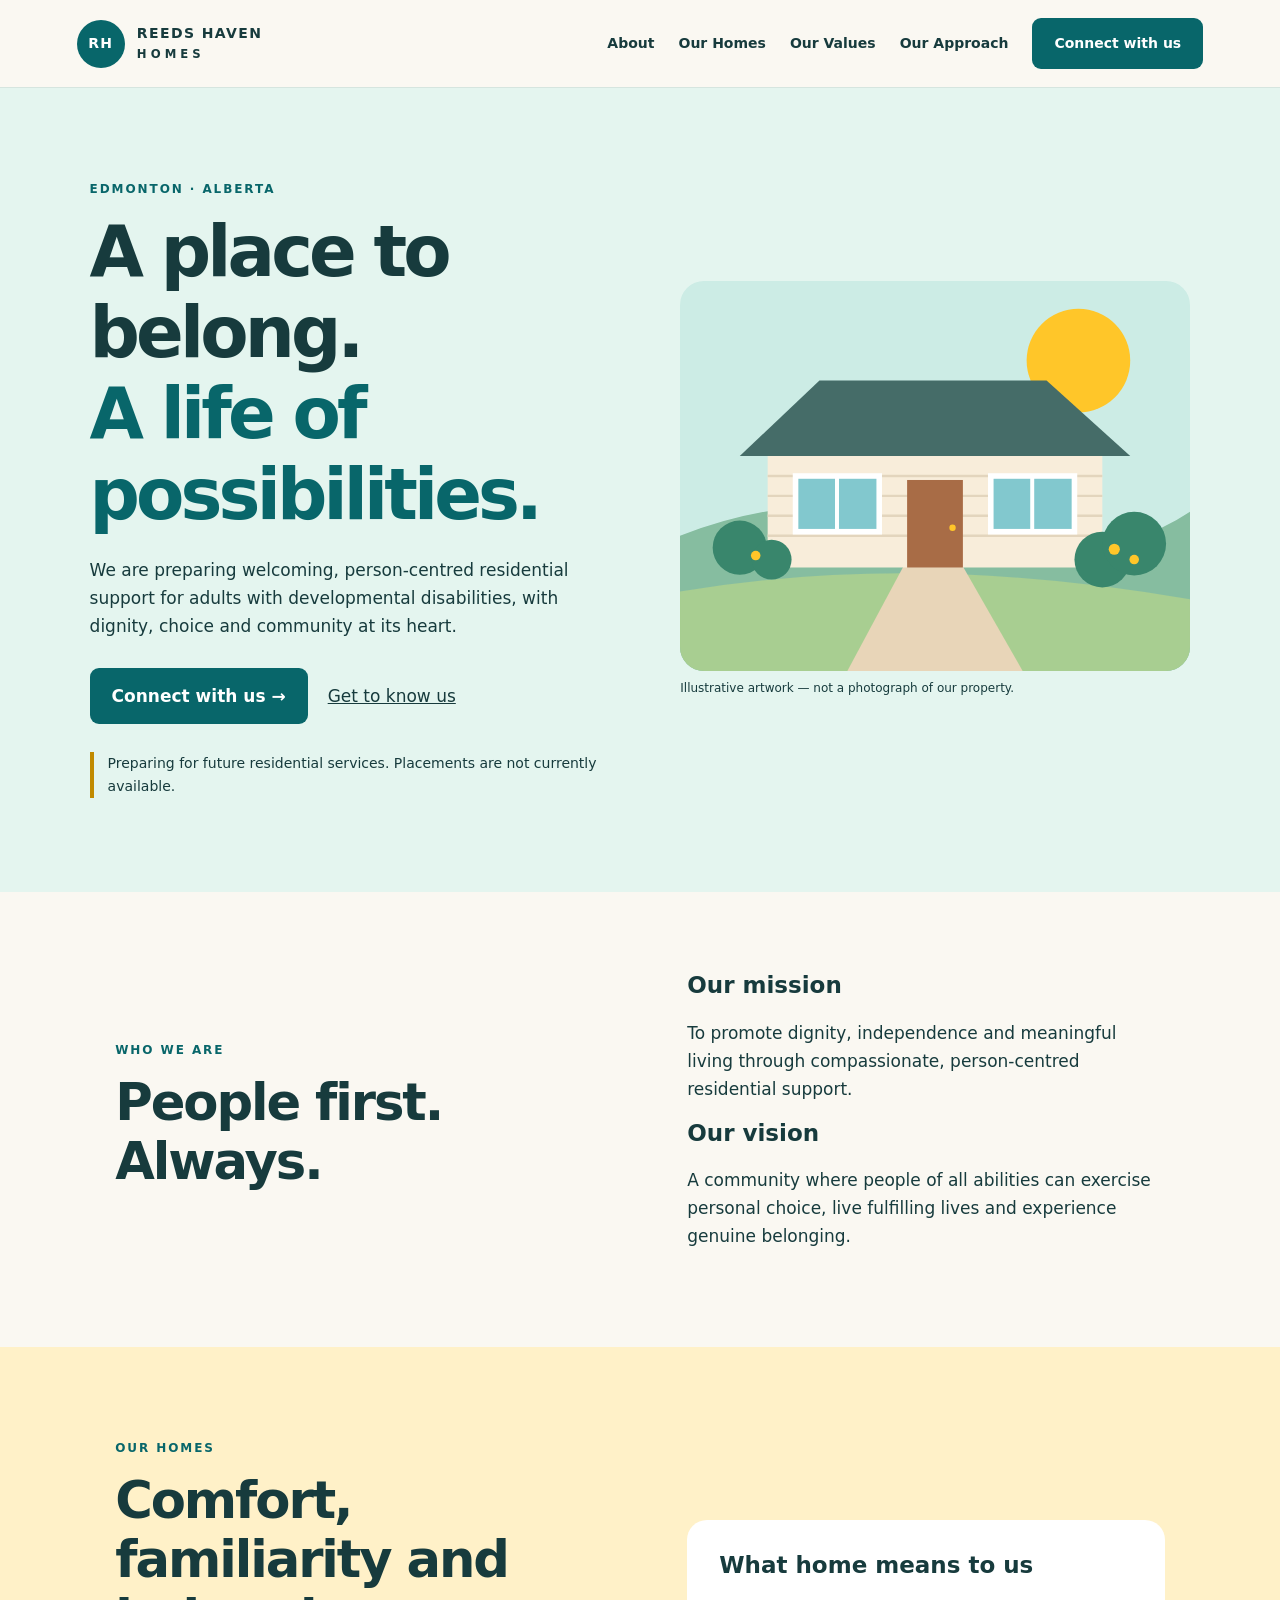
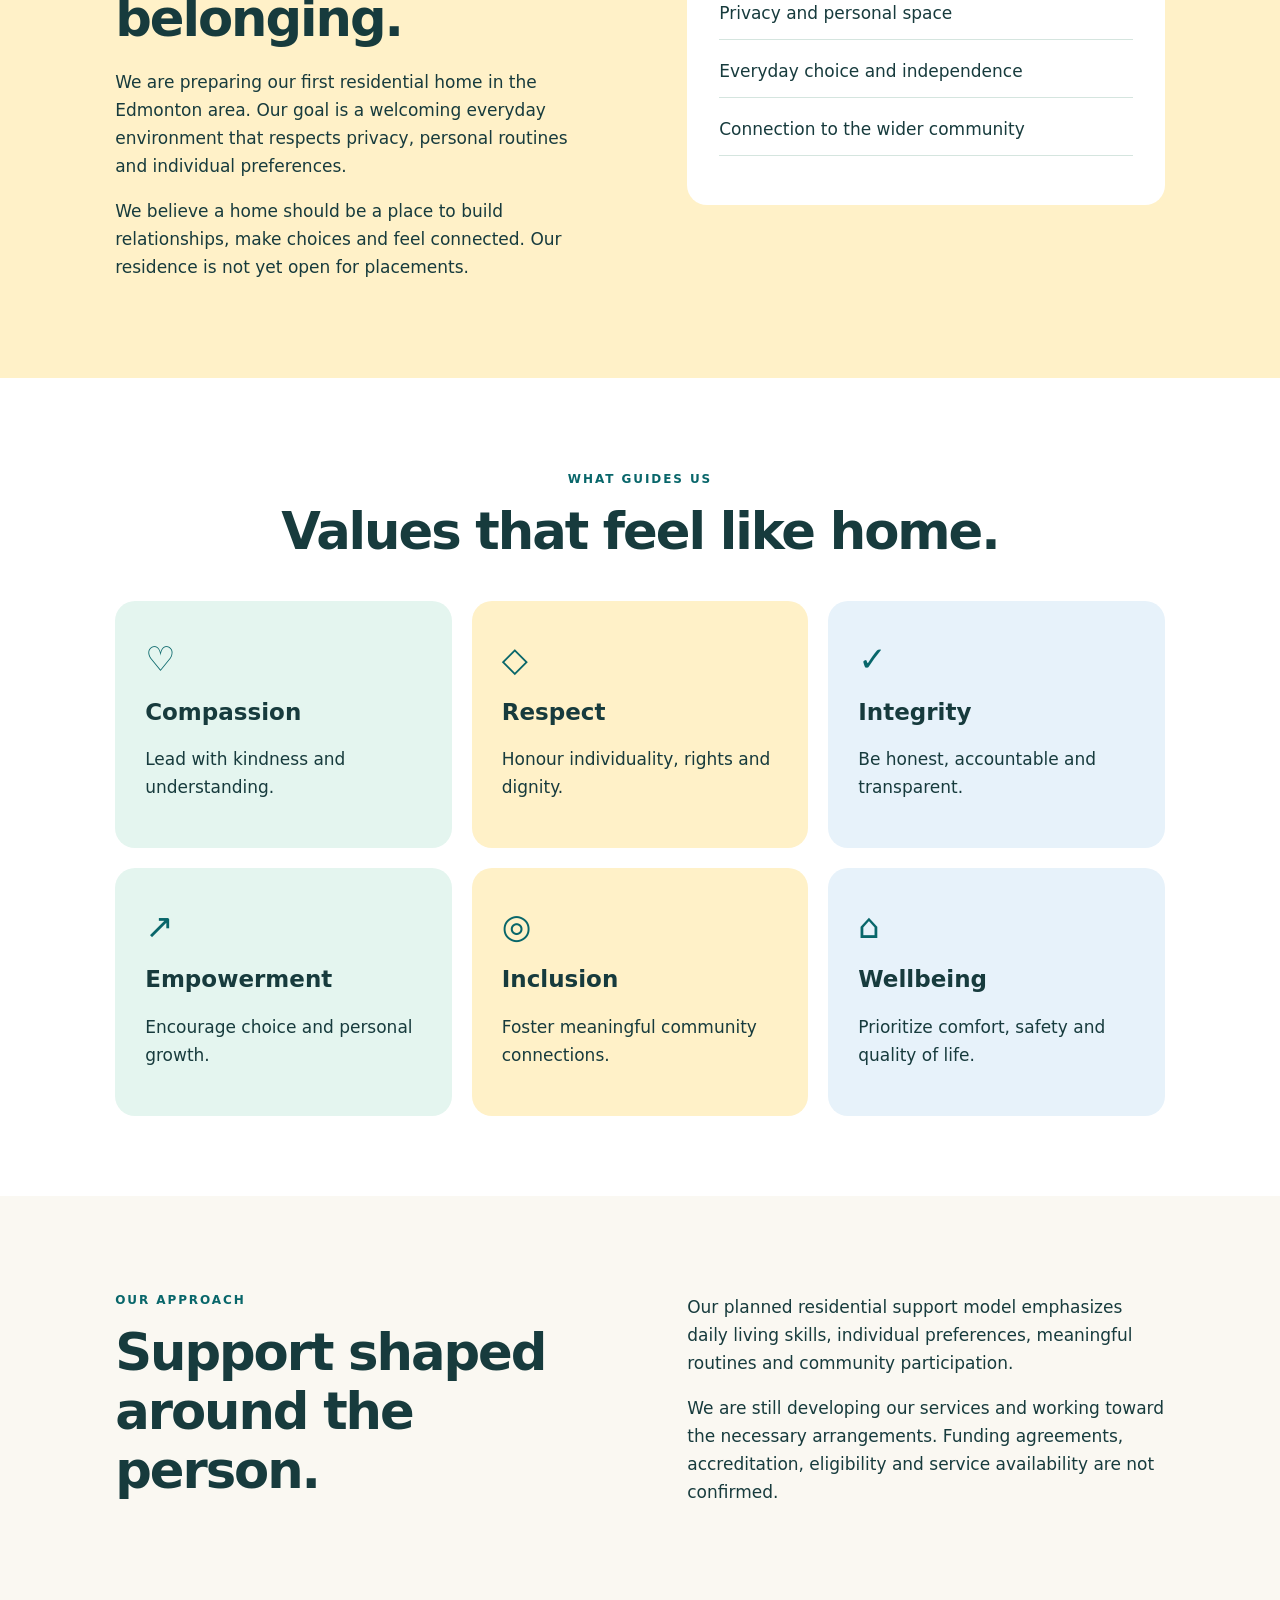
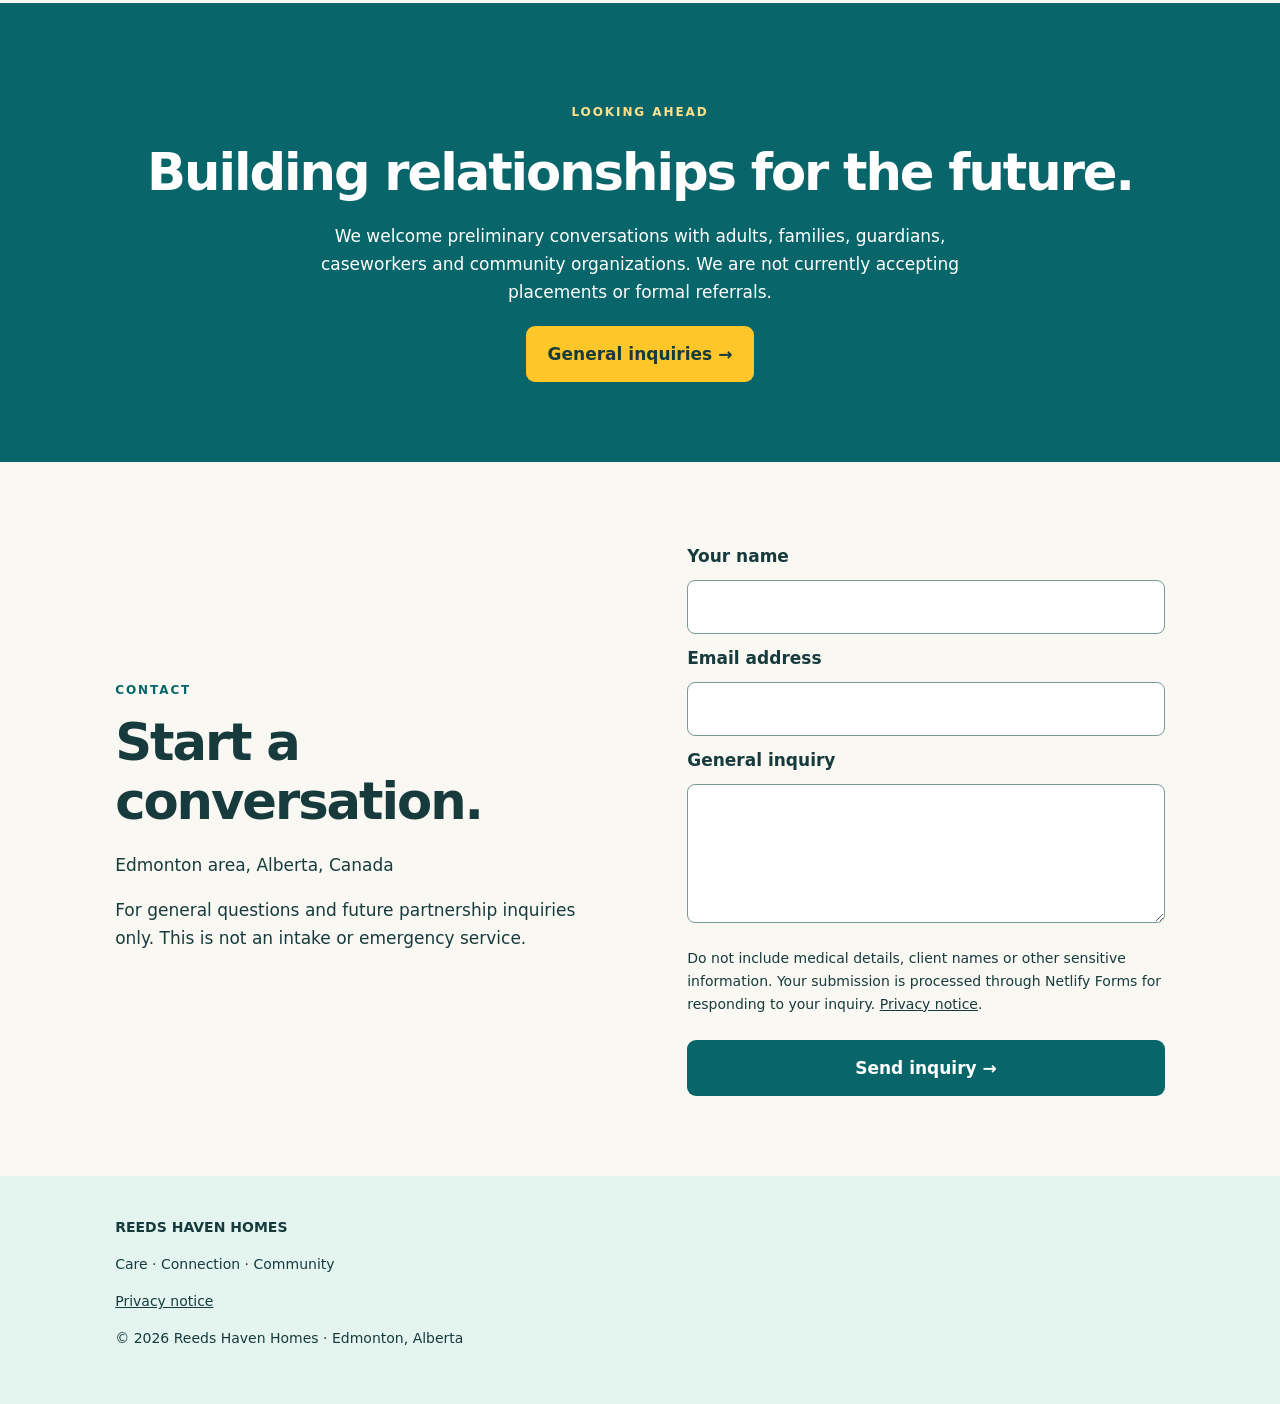
<file: index.html>
<!doctype html><html lang="en"><head><meta charset="utf-8"><meta name="viewport" content="width=device-width,initial-scale=1"><meta name="description" content="Reeds Haven Homes is preparing person-centred residential support for adults with developmental disabilities in Edmonton, Alberta."><link rel="canonical" href="https://reedshaven.ca/"><title>Reeds Haven Homes | A place to belong</title><link rel="stylesheet" href="styles.css"></head><body><a class="skip" href="#main">Skip to content</a><header class="header"><a class="brand" href="#home"><span class="brand-mark">RH</span><span>REEDS HAVEN<small>HOMES</small></span></a><button class="menu" aria-label="Toggle navigation" aria-controls="nav" aria-expanded="false">☰</button><nav id="nav"><a href="#about">About</a><a href="#homes">Our Homes</a><a href="#values">Our Values</a><a href="#services">Our Approach</a><a class="nav-cta" href="#contact">Connect with us</a></nav></header><main id="main"><section class="hero" id="home"><div class="hero-content"><p class="eyebrow">EDMONTON · ALBERTA</p><h1>A place to belong.<br><em>A life of possibilities.</em></h1><p>We are preparing welcoming, person-centred residential support for adults with developmental disabilities, with dignity, choice and community at its heart.</p><div class="actions"><a class="btn" href="#contact">Connect with us →</a><a class="text-link" href="#about">Get to know us</a></div><p class="status">Preparing for future residential services. Placements are not currently available.</p></div><figure class="home-art"><img src="home.svg" alt="Illustration of a modest single-storey neighbourhood home with a garden"><figcaption>Illustrative artwork — not a photograph of our property.</figcaption></figure></section><section class="section intro" id="about"><div><p class="eyebrow">WHO WE ARE</p><h2>People first.<br>Always.</h2></div><div><h3>Our mission</h3><p>To promote dignity, independence and meaningful living through compassionate, person-centred residential support.</p><h3>Our vision</h3><p>A community where people of all abilities can exercise personal choice, live fulfilling lives and experience genuine belonging.</p></div></section><section class="section homes" id="homes"><div><p class="eyebrow">OUR HOMES</p><h2>Comfort, familiarity and belonging.</h2><p>We are preparing our first residential home in the Edmonton area. Our goal is a welcoming everyday environment that respects privacy, personal routines and individual preferences.</p><p>We believe a home should be a place to build relationships, make choices and feel connected. Our residence is not yet open for placements.</p></div><aside><h3>What home means to us</h3><p>Privacy and personal space</p><p>Everyday choice and independence</p><p>Connection to the wider community</p></aside></section><section class="section values" id="values"><div class="section-heading"><p class="eyebrow">WHAT GUIDES US</p><h2>Values that feel like home.</h2></div><div class="cards"><article><span class="card-icon" aria-hidden="true">♡</span><h3>Compassion</h3><p>Lead with kindness and understanding.</p></article><article><span class="card-icon" aria-hidden="true">◇</span><h3>Respect</h3><p>Honour individuality, rights and dignity.</p></article><article><span class="card-icon" aria-hidden="true">✓</span><h3>Integrity</h3><p>Be honest, accountable and transparent.</p></article><article><span class="card-icon" aria-hidden="true">↗</span><h3>Empowerment</h3><p>Encourage choice and personal growth.</p></article><article><span class="card-icon" aria-hidden="true">◎</span><h3>Inclusion</h3><p>Foster meaningful community connections.</p></article><article><span class="card-icon" aria-hidden="true">⌂</span><h3>Wellbeing</h3><p>Prioritize comfort, safety and quality of life.</p></article></div></section><section class="section intro" id="services"><div><p class="eyebrow">OUR APPROACH</p><h2>Support shaped around the person.</h2></div><div><p>Our planned residential support model emphasizes daily living skills, individual preferences, meaningful routines and community participation.</p><p>We are still developing our services and working toward the necessary arrangements. Funding agreements, accreditation, eligibility and service availability are not confirmed.</p></div></section><section class="section referrals" id="referrals"><p class="eyebrow">LOOKING AHEAD</p><h2>Building relationships for the future.</h2><p>We welcome preliminary conversations with adults, families, guardians, caseworkers and community organizations. We are not currently accepting placements or formal referrals.</p><a class="btn light" href="#contact">General inquiries →</a></section><section class="section contact" id="contact"><div><p class="eyebrow">CONTACT</p><h2>Start a conversation.</h2><p>Edmonton area, Alberta, Canada</p><p>For general questions and future partnership inquiries only. This is not an intake or emergency service.</p></div><form name="contact" method="POST" data-netlify="true" netlify-honeypot="bot-field" action="/thank-you.html"><input type="hidden" name="form-name" value="contact"><p hidden><label>Leave blank<input name="bot-field"></label></p><label for="name">Your name</label><input id="name" name="name" autocomplete="name" required maxlength="100"><label for="email">Email address</label><input id="email" name="email" type="email" autocomplete="email" required maxlength="254"><label for="message">General inquiry</label><textarea id="message" name="message" rows="4" required maxlength="1000" aria-describedby="privacy"></textarea><p id="privacy">Do not include medical details, client names or other sensitive information. Your submission is processed through Netlify Forms for responding to your inquiry. <a href="privacy.html">Privacy notice</a>.</p><button class="btn" type="submit">Send inquiry →</button></form></section></main><footer><strong>REEDS HAVEN HOMES</strong><p>Care · Connection · Community</p><a href="privacy.html">Privacy notice</a><p>© <span id="year"></span> Reeds Haven Homes · Edmonton, Alberta</p></footer><script src="script.js"></script></body></html>
</file>
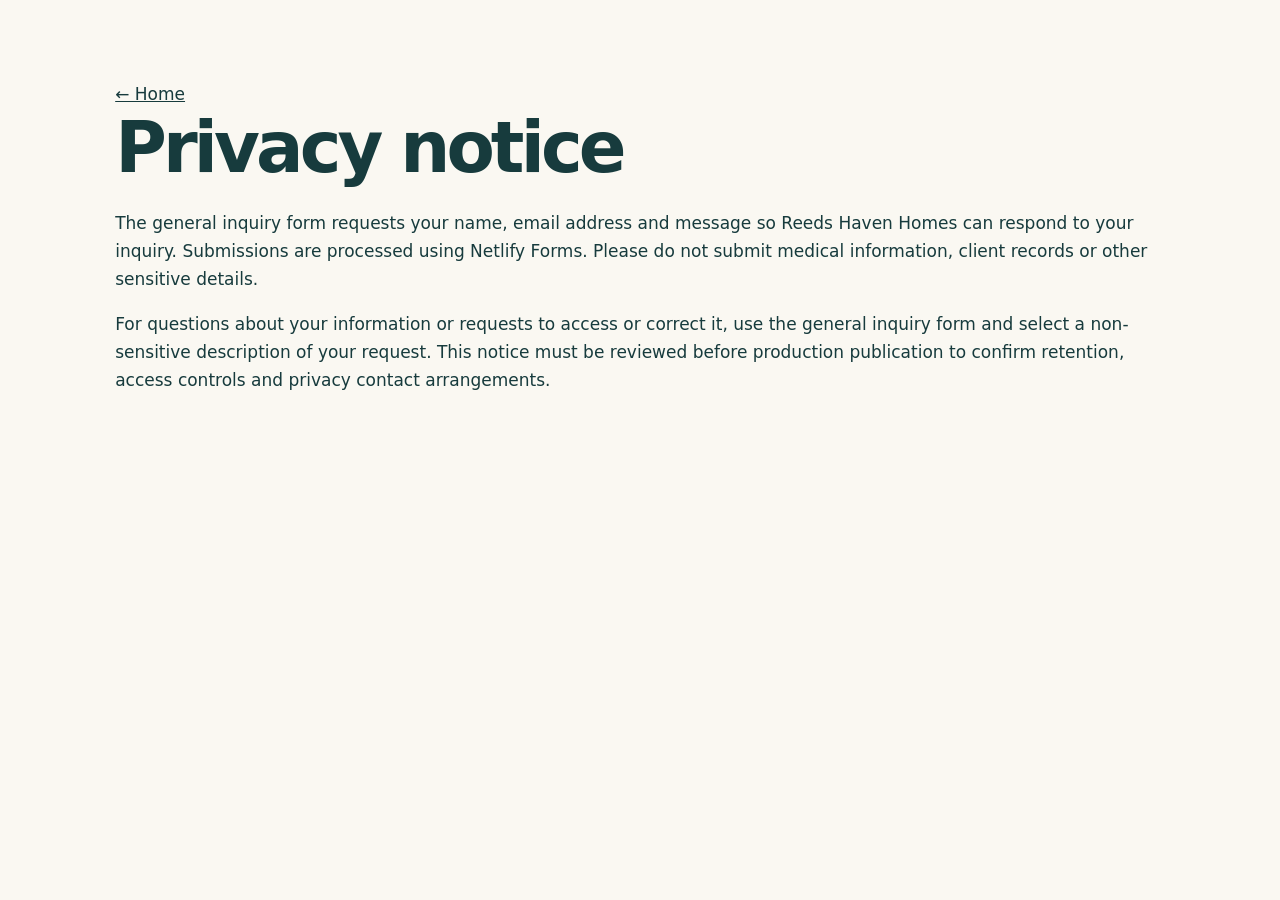
<file: privacy.html>
<!doctype html><html lang="en"><head><meta charset="utf-8"><meta name="viewport" content="width=device-width,initial-scale=1"><title>Privacy notice | Reeds Haven Homes</title><link rel="stylesheet" href="styles.css"></head><body><main class="section"><a href="/">← Home</a><h1>Privacy notice</h1><p>The general inquiry form requests your name, email address and message so Reeds Haven Homes can respond to your inquiry. Submissions are processed using Netlify Forms. Please do not submit medical information, client records or other sensitive details.</p><p>For questions about your information or requests to access or correct it, use the general inquiry form and select a non-sensitive description of your request. This notice must be reviewed before production publication to confirm retention, access controls and privacy contact arrangements.</p></main></body></html>
</file>
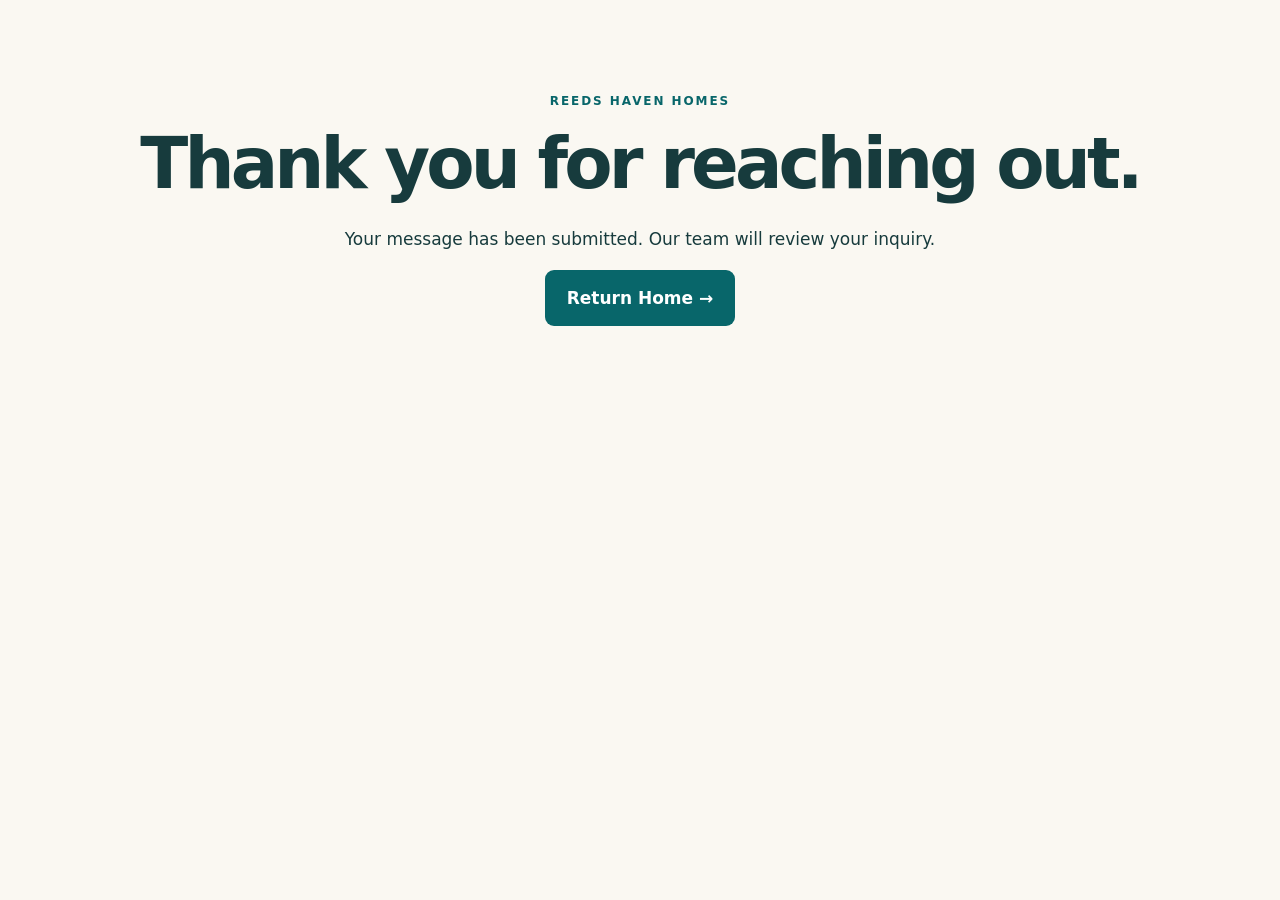
<file: thank-you.html>
<!doctype html><html lang="en"><head><meta charset="UTF-8"><meta name="viewport" content="width=device-width, initial-scale=1"><title>Thank You | Reeds Haven Homes</title><link rel="stylesheet" href="styles.css"></head><body><main class="section" style="min-height:75vh;text-align:center"><p class="eyebrow">REEDS HAVEN HOMES</p><h1>Thank you for reaching out.</h1><p>Your message has been submitted. Our team will review your inquiry.</p><a class="btn" href="/">Return Home →</a></main></body></html>
</file>
<file: styles.css>
:root{--teal:#08666a;--ink:#173b3d;--mint:#e4f5ef;--ivory:#faf8f2;--yellow:#ffc629}*{box-sizing:border-box}html{scroll-behavior:smooth;scroll-padding-top:100px}body{margin:0;background:var(--ivory);color:var(--ink);font:17px/1.65 system-ui,sans-serif}a{color:inherit}button,input,textarea{font:inherit}a:focus-visible,button:focus-visible,input:focus-visible,textarea:focus-visible{outline:3px solid #b66b00;outline-offset:4px}.skip{position:absolute;top:-100px;background:white;padding:12px;z-index:20}.skip:focus{top:0}.header{position:sticky;top:0;z-index:5;background:var(--ivory);display:flex;align-items:center;justify-content:space-between;padding:18px 6%;border-bottom:1px solid #d5e5df}.brand{display:flex;align-items:center;gap:12px;font-weight:800;letter-spacing:.1em;text-decoration:none;font-size:14px}.brand small{display:block;letter-spacing:.35em}.brand-mark{display:grid;place-items:center;background:var(--teal);color:white;width:48px;height:48px;border-radius:50%}.header nav{display:flex;gap:24px;align-items:center;font-size:14px;font-weight:650}.header nav a{text-decoration:none}.nav-cta,.btn{background:var(--teal);color:white;border:0;border-radius:9px;padding:14px 22px;display:inline-block;text-decoration:none;font-weight:700;cursor:pointer}.menu{display:none}.hero{display:grid;grid-template-columns:1.05fr 1fr;align-items:center;gap:5%;padding:80px 7%;background:var(--mint)}h1,h2,h3{line-height:1.15;margin:0 0 20px}h1{font-size:clamp(42px,5.5vw,82px);letter-spacing:-.055em}h1 em{font-style:normal;color:var(--teal)}h2{font-size:clamp(32px,4vw,54px);letter-spacing:-.04em}h3{font-size:23px}.eyebrow{font-size:12px;font-weight:800;letter-spacing:.16em;color:var(--teal)}.actions{display:flex;gap:20px;align-items:center;flex-wrap:wrap;margin:28px 0}.status{font-size:14px;border-left:4px solid #c18a00;padding-left:14px}.home-art{margin:0}.home-art img{width:100%;display:block;border-radius:24px}.home-art figcaption{font-size:12px;margin-top:8px}.section{padding:80px 9%}.intro,.homes,.contact{display:grid;grid-template-columns:1fr 1fr;gap:9%;align-items:center}.homes{background:#fff1c8}.homes aside{background:white;padding:32px;border-radius:20px}.homes aside p{border-bottom:1px solid #d5e5df;padding-bottom:12px}.values{background:#fff}.section-heading{text-align:center;margin-bottom:40px}.cards{display:grid;grid-template-columns:repeat(3,1fr);gap:20px}.cards article{padding:30px;border-radius:20px;background:var(--mint)}.cards article:nth-child(3n+2){background:#fff1c8}.cards article:nth-child(3n){background:#e7f2fa}.card-icon{font-size:34px;color:var(--teal);display:block;margin-bottom:12px}.referrals{background:var(--teal);color:white;text-align:center}.referrals .eyebrow{color:#ffe18a}.referrals p{max-width:700px;margin:20px auto}.btn.light{background:var(--yellow);color:var(--ink)}form{display:grid;gap:10px}label{font-weight:700}input,textarea{width:100%;border:1px solid #789b96;border-radius:8px;padding:12px;background:white}form p{font-size:14px}footer{background:var(--mint);padding:40px 9%;font-size:14px}@media(max-width:850px){.menu{display:block;background:none;border:0;font-size:26px}.header nav{display:none;position:absolute;top:100%;left:0;right:0;background:var(--ivory);padding:24px;flex-direction:column;align-items:flex-start}.header nav.open{display:flex}.hero,.intro,.homes,.contact{grid-template-columns:1fr;gap:28px}.hero,.section{padding:48px 6%}.cards{grid-template-columns:repeat(2,1fr)}}@media(max-width:480px){.cards{grid-template-columns:1fr}}@media(prefers-reduced-motion:reduce){html{scroll-behavior:auto}}
</file>
